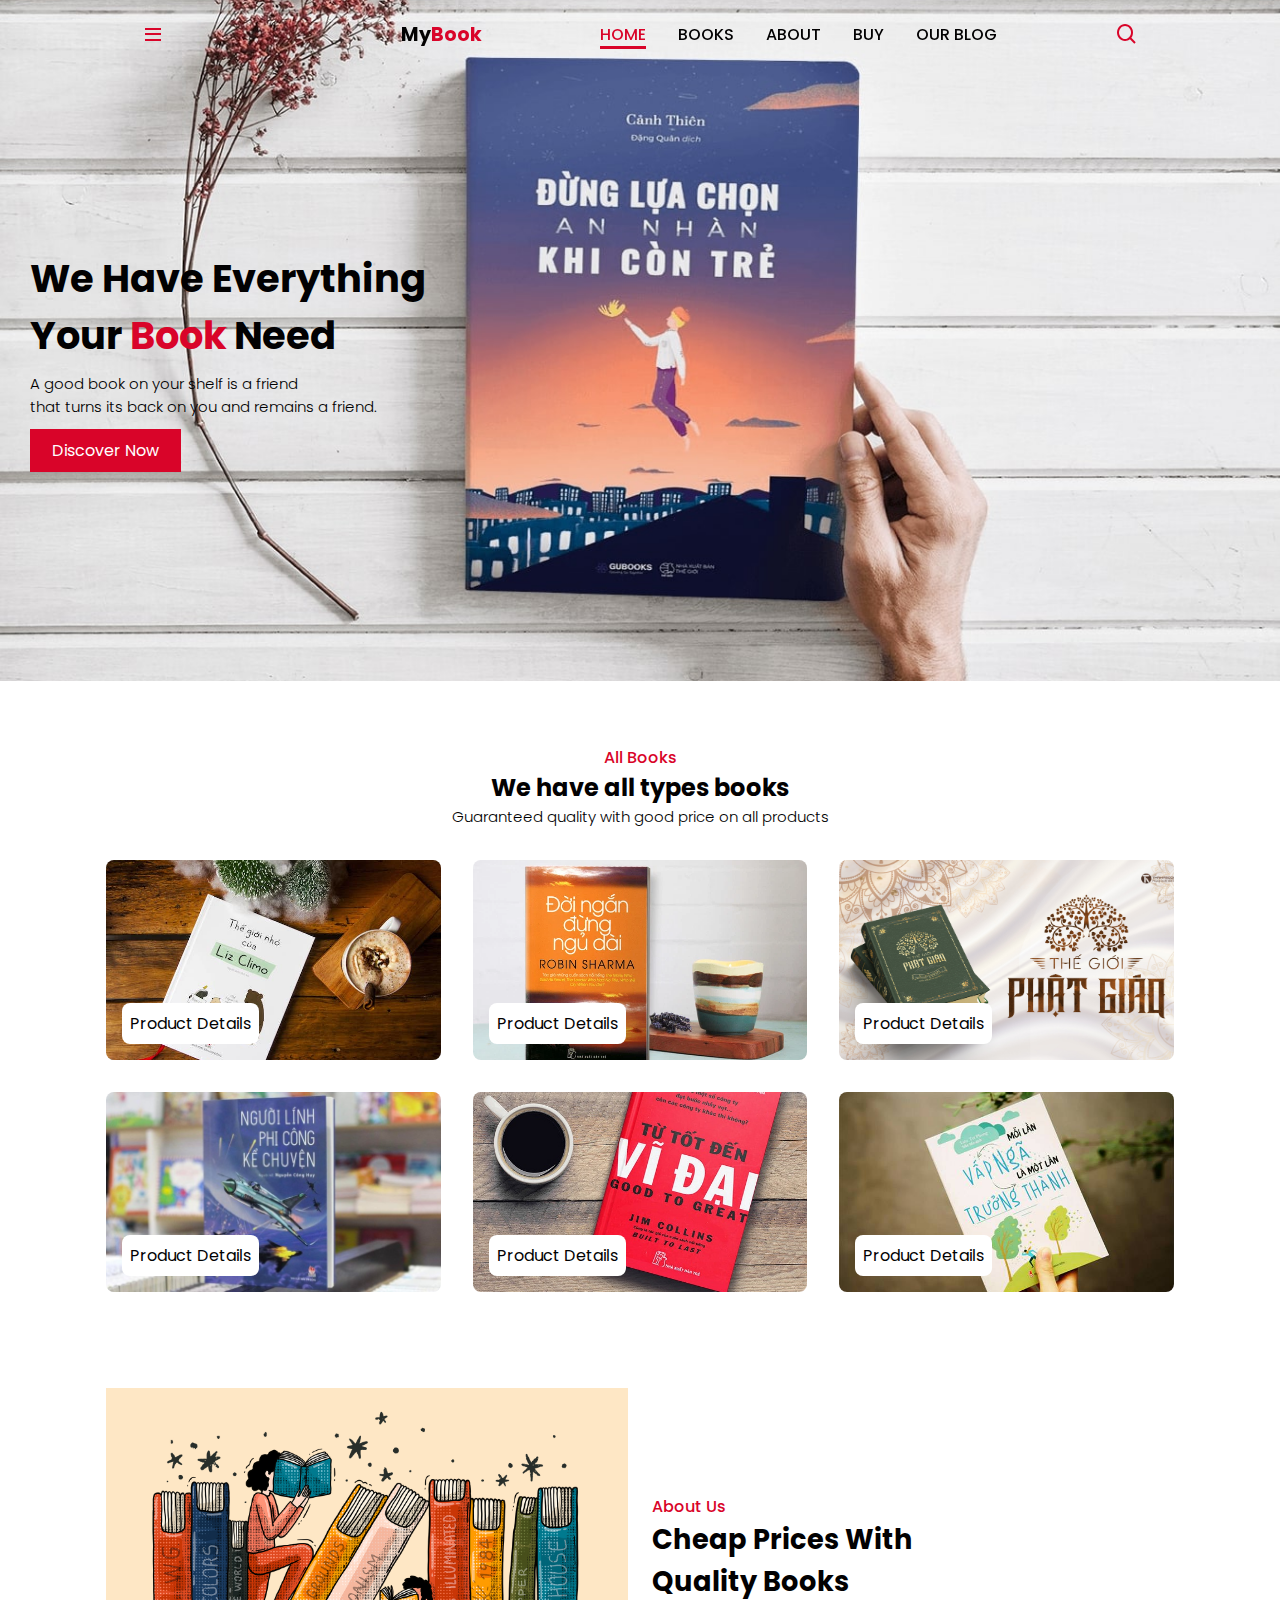
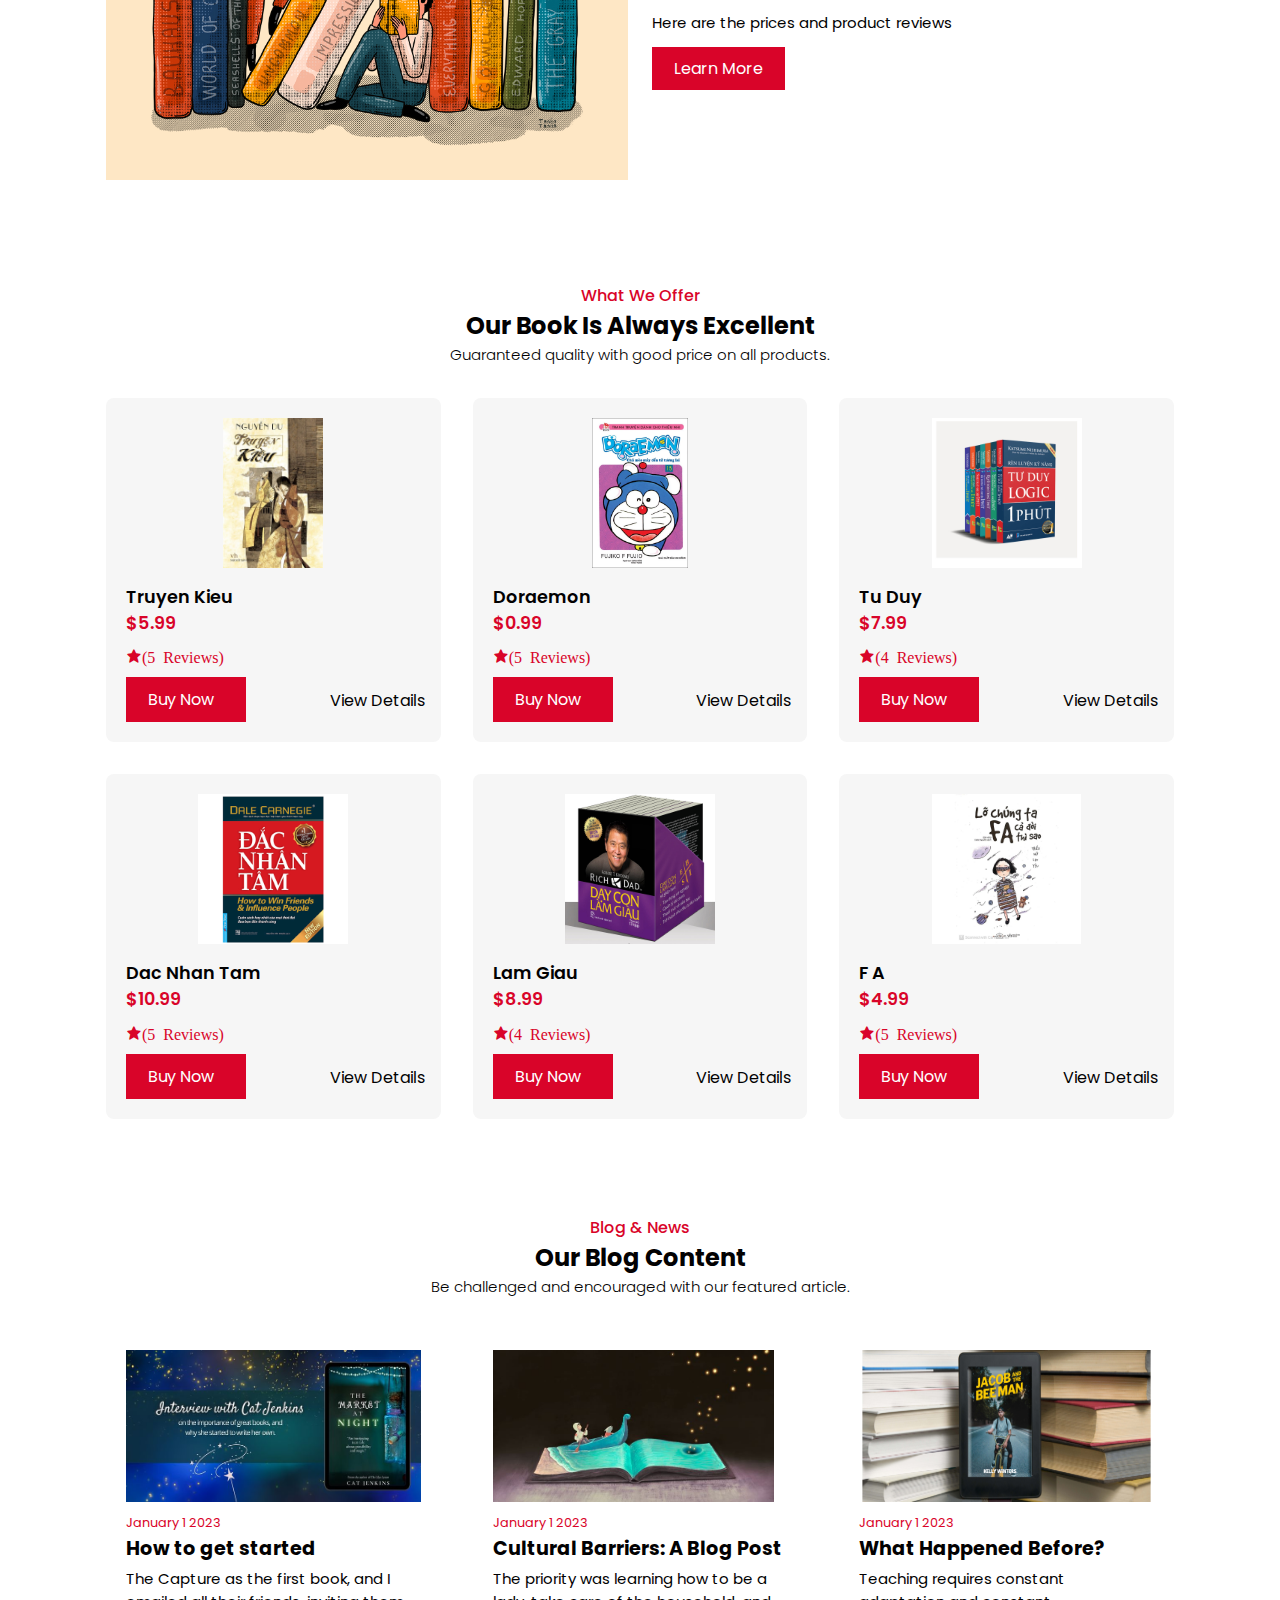
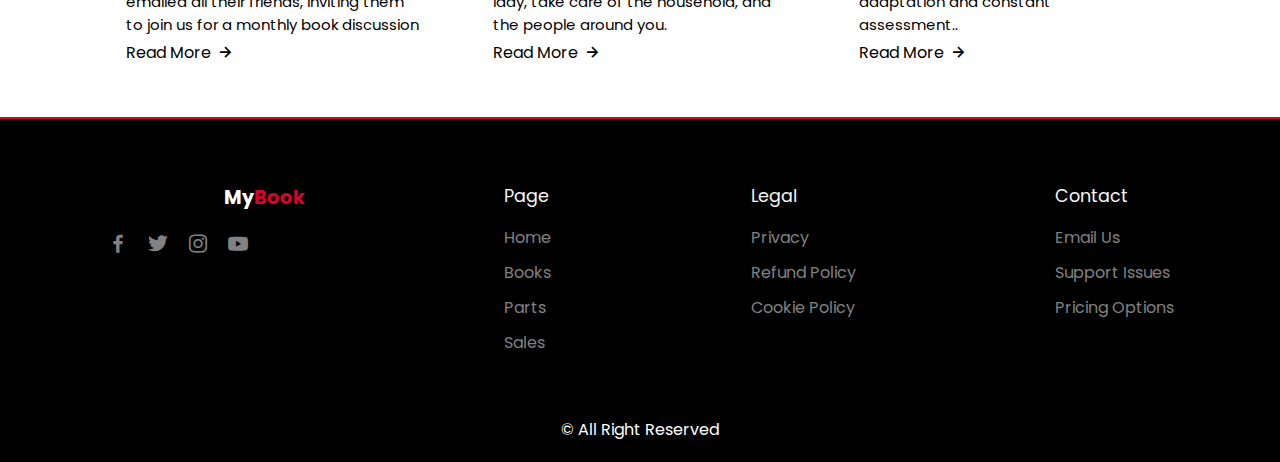
<file: index.html>
<!DOCTYPE html>
<html lang="en">
<head>
    <meta charset="UTF-8">
    <meta http-equiv="X-UA-Compatible" content="IE=edge">
    <meta name="viewport" content="width=device-width, initial-scale=1.0">
    <title>ban oto</title>
    <!-- Link To CSS -->
    <link rel="stylesheet" href="style.css">
    <!-- Box Icons -->
    <link href='https://unpkg.com/boxicons@2.0.9/css/boxicons.min.css' rel='stylesheet'>
</head>
<body>
    <!-- Navbar -->
    <header>
        <!-- Nav Container -->
        <div class="nav container">
            <!-- Menu Icon -->
            <i class='bx bx-menu' id="menu-icon"></i>
            <!-- Logo -->
            <a href="#" class="logo">My<span>Book</span></a>
            <!-- Nav List -->
            <ul class="navbar">
                <li><a href="#home" class="active">Home</a></li>
                <li><a href="#books">Books</a></li>
                <li><a href="#about">About</a></li>
                <li><a href="#buy">Buy</a></li>
                <li><a href="#blog">Our Blog</a></li>
            </ul>
            <!-- Search Icon -->
            <i class='bx bx-search' id="search-icon" ></i>
            </div>
        </div>
    </header>
    <!-- Home -->
    <section class="home" id="home">
        <div class="home-text">
            <h1>We Have Everything <br>Your <span>Book</span> Need</h1>
            <p> A good book on your shelf is a friend <br>that turns its back on you and remains a friend.</p>
            <!-- Home BUtton -->
            <a href="#" class="btn">Discover Now</a>
        </div>
    </section>
    <!-- Cars Section -->
    <section class="books" id="books">
        <div class="heading">
            <span>All Books</span>
            <h2>We have all types books</h2>
            <p>Guaranteed quality with good price on all products</p>
        </div>
        <!-- Cars Container -->
        <div class="books-container container">
            <!-- Box 1 -->
            <div class="box">
                <img src="./img/books-part1.jpg" alt="">
                <h2>Product Details</h2>
            </div>
            <!-- Box 2 -->
            <div class="box">
                <img src="/img/books-part2.jpg" alt="">
                <h2>Product Details</h2>
            </div>
            <!-- Box 3 -->
            <div class="box">
                <img src="/img/books-part3.jpg" alt="">
                <h2>Product Details</h2>
            </div>
            <!-- Box 4 -->
            <div class="box">
                <img src="/img/books-part4.jpg" alt="">
                <h2>Product Details</h2>
            </div>
            <!-- Box 5 -->
            <div class="box">
                <img src="/img/books-part5.jpg" alt="">
                <h2>Product Details</h2>
            </div>
            <!-- Box 6 -->
            <div class="box">
                <img src="/img/books-part6.jpg" alt="">
                <h2>Product Details</h2>
            </div>
        </div>
    </section>
    <!-- About -->
    <section class="about container" id="about">
        <div class="about-img">
            <img src="./img/Trang CHủ.jpg" alt="">
        </div>
        <div class="about-text">
            <span>About Us</span>
            <h2>Cheap Prices With <br>Quality Books</h2>
            <p>Here are the prices and product reviews</p>
            <!-- About Button -->
            <a href="#" class="btn">Learn More</a>
        </div>
    </section>
    <!-- Parts Section -->
    <section class="buy" id="buy">
        <div class="heading">
            <span>What We Offer</span>
            <h2>Our Book Is Always Excellent</h2>
            <p>Guaranteed quality with good price on all products.</p>
        </div>
        <!-- Parts Container -->
        <div class="buy-container container">
            <!-- Box 1 -->
            <div class="box">
                <img src="./img/120k.jpg" alt="">
                <h3>Truyen Kieu</h3>
                <span>$5.99</span>
                <i class='bx bxs-star'>(5 Reviews)</i>
                <a href="#" class="btn">Buy Now</a>
                <a href="#" class="details">View Details</a>
            </div>
            <!-- Box 2 -->
            <div class="box">
                <img src="./img/20k.webp" alt="">
                <h3>Doraemon</h3>
                <span>$0.99</span>
                <i class='bx bxs-star'>(5 Reviews)</i>
                <a href="#" class="btn">Buy Now</a>
                <a href="#" class="details">View Details</a>
            </div>
            <!-- Box 3 -->
            <div class="box">
                <img src="./img/399k.jpg" alt="">
                <h3>Tu Duy</h3>
                <span>$7.99</span>
                <i class='bx bxs-star'>(4 Reviews)</i>
                <a href="#" class="btn">Buy Now</a>
                <a href="#" class="details">View Details</a>
            </div>
            <!-- Box 4 -->
            <div class="box">
                <img src="./img/498K.jpg" alt="">
                <h3>Dac Nhan Tam</h3>
                <span>$10.99</span>
                <i class='bx bxs-star'>(5 Reviews)</i>
                <a href="#" class="btn">Buy Now</a>
                <a href="#" class="details">View Details</a>
            </div>
            <!-- Box 5 -->
            <div class="box">
                <img src="./img/698k.jpg" alt="">
                <h3>Lam Giau</h3>
                <span>$8.99</span>
                <i class='bx bxs-star'>(4 Reviews)</i>
                <a href="#" class="btn">Buy Now</a>
                <a href="#" class="details">View Details</a>
            </div>
            <!-- Box 6 -->
            <div class="box">
                <img src="./img/69k.jpg" alt="">
                <h3>F A</h3>
                <span>$4.99</span>
                <i class='bx bxs-star'>(5 Reviews)</i>
                <a href="#" class="btn">Buy Now</a>
                <a href="#" class="details">View Details</a>
            </div>
        </div>
    </section>
    <!-- Blog Container -->
    <section class="blog" id="blog">
        <div class="heading">
            <span>Blog & News</span>
            <h2>Our Blog Content</h2>
            <p>Be challenged and encouraged with our featured article.</p>
        </div>
        <!-- Blog Container -->
        <div class="blog-container container">
            <!-- Box 1 -->
            <div class="box">
                <img src="./img/Blog_4.jpg" alt="">
                <span>January 1 2023</span>
                <h3>How to get started</h3>
                <p>The Capture as the first book, and I emailed all their friends, inviting them to join us for a monthly book discussion</p>
                <a href="#" class="blog-btn">Read More<i class='bx bx-right-arrow-alt' ></i></a>
            </div>
            <!-- Box 2 -->
            <div class="box">
                <img src="./img/Bog_1.jpg" alt="">
                <span>January 1 2023</span>
                <h3>Cultural Barriers: A Blog Post</h3>
                <p>The priority was learning how to be a lady, take care of the household, and the people around you.</p>
                <a href="#" class="blog-btn">Read More<i class='bx bx-right-arrow-alt' ></i></a>
            </div>
            <!-- Box 3 -->
            <div class="box">
                <img src="./img/Blog_3.jpg" alt="">
                <span>January 1 2023</span>
                <h3>What Happened Before?</h3>
                <p>Teaching requires constant adaptation and constant assessment..</p>
                <a href="#" class="blog-btn">Read More<i class='bx bx-right-arrow-alt' ></i></a>
            </div>
        </div>
    </section>
    <!-- Footer -->
    <section class="footer">
        <div class="footer-container container">
            <div class="footer-box">
                <a href="#" class="logo">My<span>Book</span></a>
                <div class="social">
                    <a href="https://vi-vn.facebook.com/login/device-based/regular/login/?login_attempt=1"><i class='bx bxl-facebook' ></i></a>
                    <a href="https://twitter.com/i/flow/login?input_flow_data=%7B%22requested_variant%22%3A%22eyJsYW5nIjoidmkifQ%3D%3D%22%7D"><i class='bx bxl-twitter' ></i></a>
                    <a href="https://z-p15.www.instagram.com/accounts/login/?next=/p/CLmYpOFpBPh/&hl=vi"><i class='bx bxl-instagram' ></i></a>
                    <a href="https://www.youtube.com/"><i class='bx bxl-youtube' ></i></a>
                </div>
            </div>
            <div class="footer-box">
                <h3>Page</h3>
                <a href="#">Home</a>
                <a href="#">Books</a>
                <a href="#">Parts</a>
                <a href="#">Sales</a>
            </div>
            <div class="footer-box">
                <h3>Legal</h3>
                <a href="#">Privacy</a>
                <a href="#">Refund Policy</a>
                <a href="#">Cookie Policy</a>
                
            </div>
            <div class="footer-box">
                <h3>Contact</h3>
                <p>Email Us</p>
                <p>Support Issues</p>
                <p>Pricing Options  </p>
            </div>
        </div>
    </section>
    <!-- Copyright -->
    <div class="copyright">
        <p>&#169; All Right Reserved</p>
    </div>
    <!-- Link To Js -->
    <script src="main.js"></script>
</body>
</html>
</file>
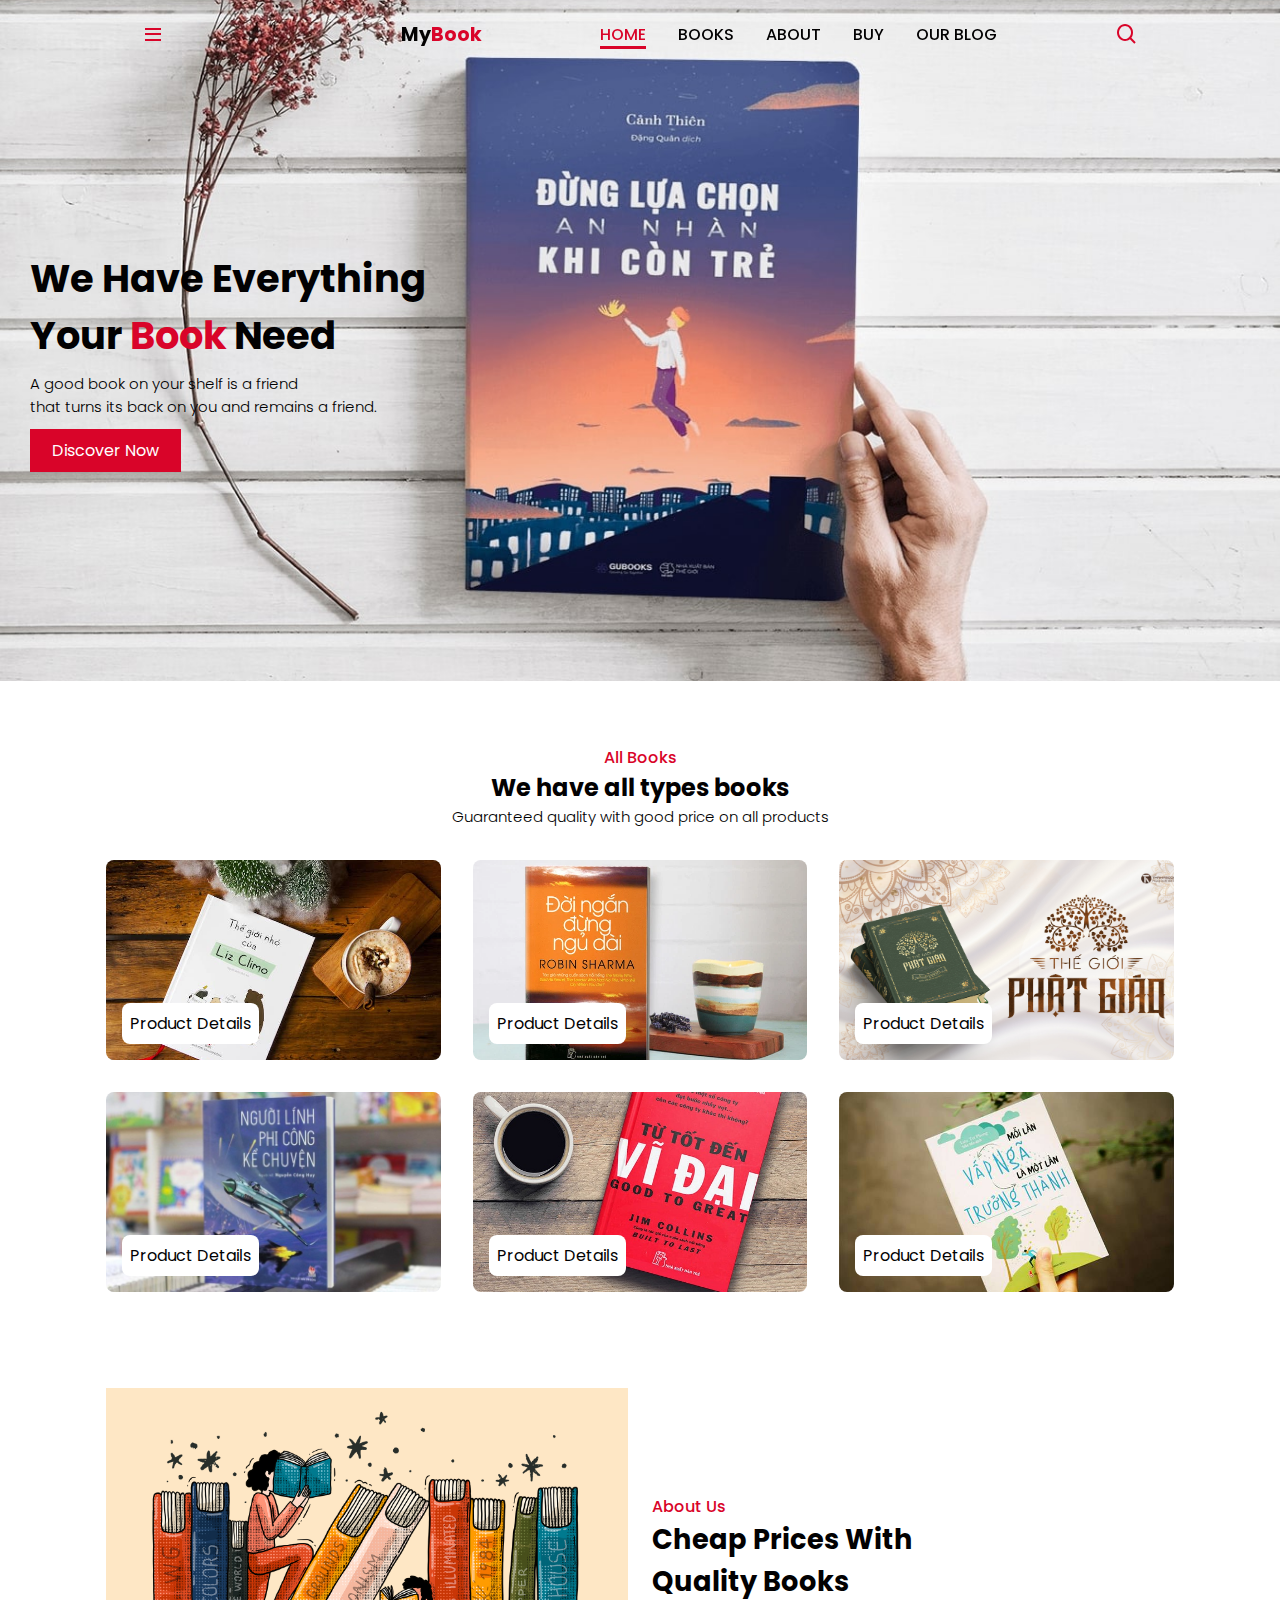
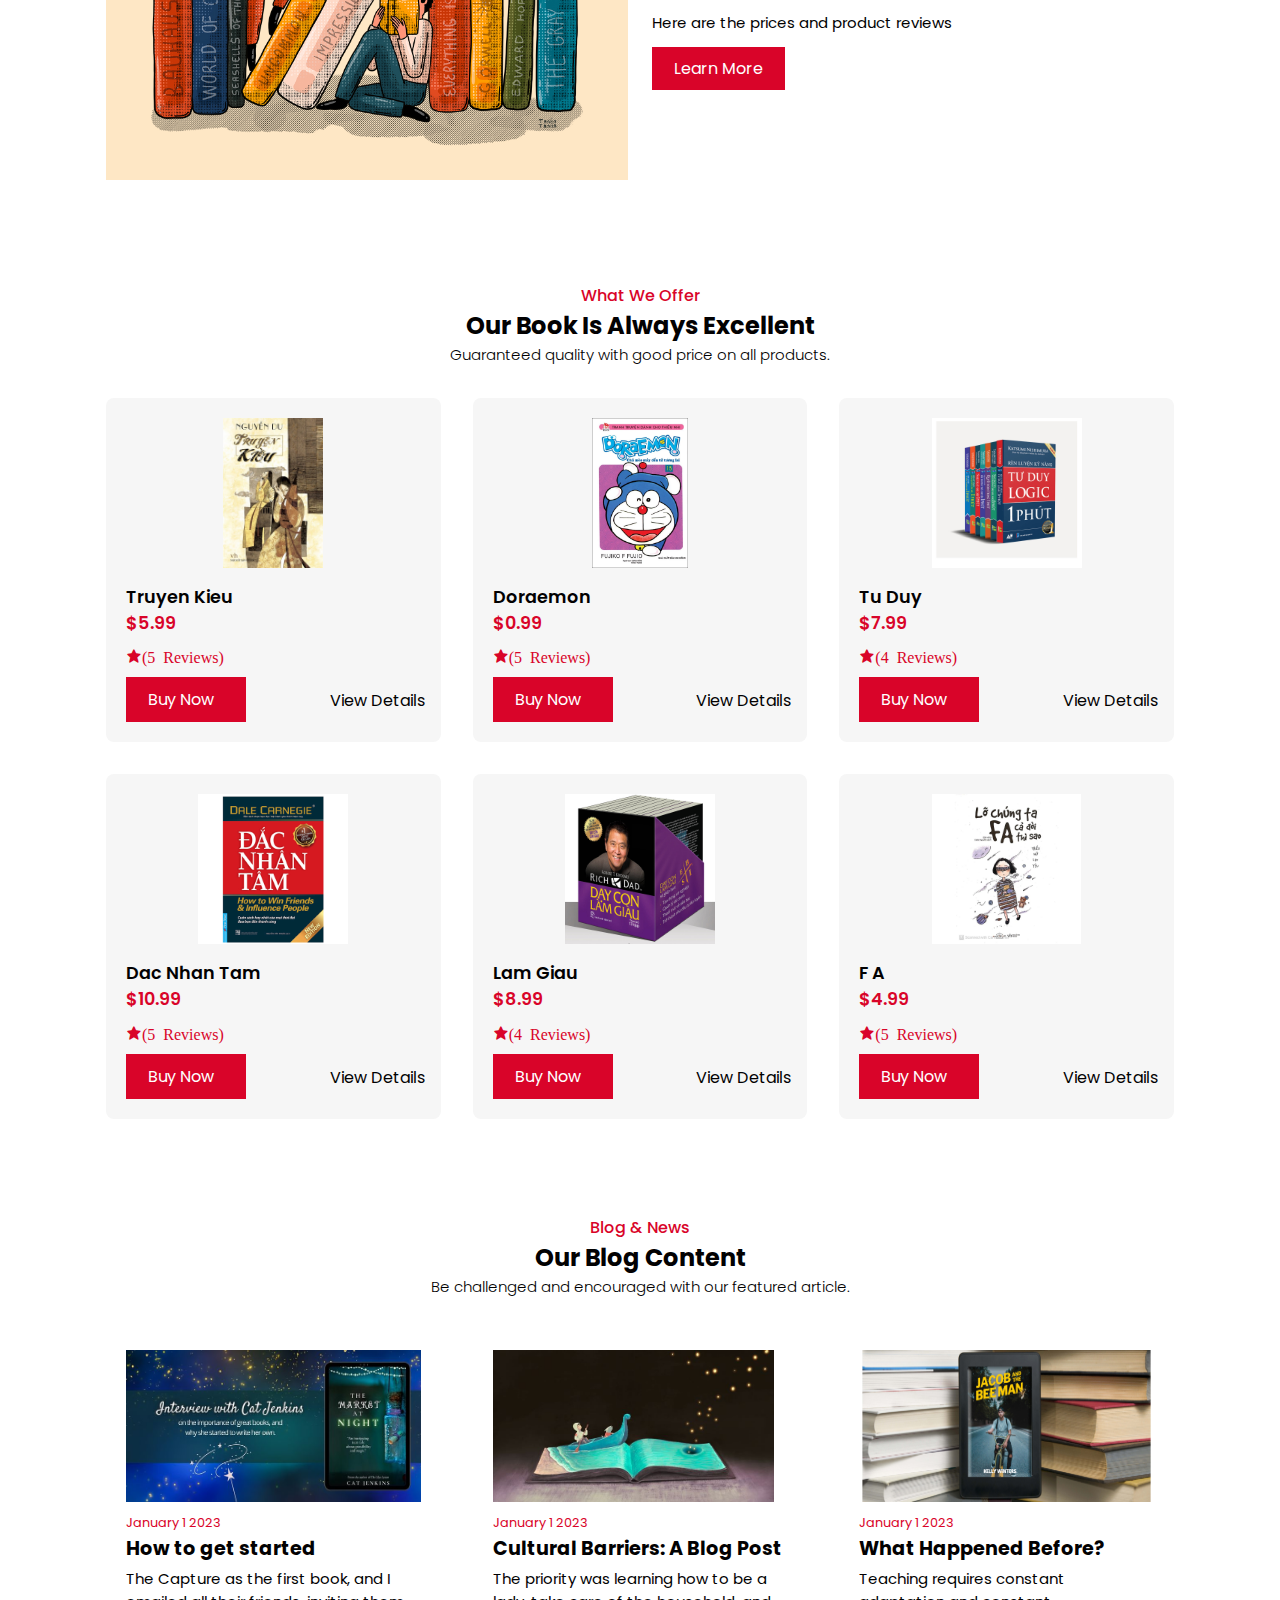
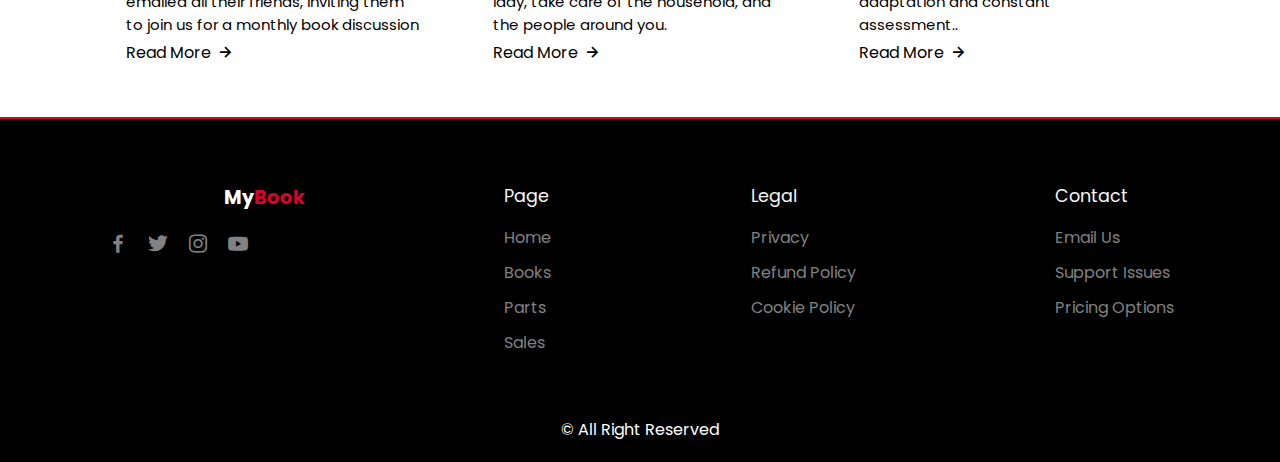
<file: home.html>
<!DOCTYPE html>
<html lang="en">
<head>
    <meta charset="UTF-8">
    <meta http-equiv="X-UA-Compatible" content="IE=edge">
    <meta name="viewport" content="width=device-width, initial-scale=1.0">
    <title>ban oto</title>
    <!-- Link To CSS -->
    <link rel="stylesheet" href="style.css">
    <!-- link Icons -->
    <link href='https://unpkg.com/boxicons@2.0.9/css/boxicons.min.css' rel='stylesheet'>
</head>
<body>
    <!-- Nav -->
    <header>
        <!-- Nav Container -->
        <div class="nav container">
            <i class='bx bx-menu' id="menu-icon"></i>
            <a href="#" class="logo">My<span>Book</span></a>
            <ul class="navbar">
                <li><a href="#home" class="active">Home</a></li>
                <li><a href="#books">Books</a></li>
                <li><a href="#about">About</a></li>
                <li><a href="#buy">Buy</a></li>
                <li><a href="#blog">Our Blog</a></li>
            </ul>
            <!-- Search Icon -->
            <i class='bx bx-search' id="search-icon" ></i>
            </div>
        </div>
    </header>
    <!-- Home -->
    <section class="home" id="home">
        <div class="home-text">
            <h1>We Have Everything <br>Your <span>Book</span> Need</h1>
            <p> A good book on your shelf is a friend <br>that turns its back on you and remains a friend.</p>
            <!-- Home Button -->
            <a href="#" class="btn">Discover Now</a>
        </div>
    </section>
    <!-- Book  -->
    <section class="books" id="books">
        <div class="heading">
            <span>All Books</span>
            <h2>We have all types books</h2>
            <p>Guaranteed quality with good price on all products</p>
        </div>
        <!-- Book Container -->
        <div class="books-container container">
            <!-- Box 1 -->
            <div class="box">
                <img src="./img/books-part1.jpg" alt="">
                <h2>Product Details</h2>
            </div>
            <!-- Box 2 -->
            <div class="box">
                <img src="/img/books-part2.jpg" alt="">
                <h2>Product Details</h2>
            </div>
            <!-- Box 3 -->
            <div class="box">
                <img src="/img/books-part3.jpg" alt="">
                <h2>Product Details</h2>
            </div>
            <!-- Box 4 -->
            <div class="box">
                <img src="/img/books-part4.jpg" alt="">
                <h2>Product Details</h2>
            </div>
            <!-- Box 5 -->
            <div class="box">
                <img src="/img/books-part5.jpg" alt="">
                <h2>Product Details</h2>
            </div>
            <!-- Box 6 -->
            <div class="box">
                <img src="/img/books-part6.jpg" alt="">
                <h2>Product Details</h2>
            </div>
        </div>
    </section>
    <!-- About -->
    <section class="about container" id="about">
        <div class="about-img">
            <img src="./img/Trang CHủ.jpg" alt="">
        </div>
        <div class="about-text">
            <span>About Us</span>
            <h2>Cheap Prices With <br>Quality Books</h2>
            <p>Here are the prices and product reviews</p>
            <!-- About Button -->
            <a href="#" class="btn">Learn More</a>
        </div>
    </section>
    <!--  Buy -->
    <section class="buy" id="buy">
        <div class="heading">
            <span>What We Offer</span>
            <h2>Our Book Is Always Excellent</h2>
            <p>Guaranteed quality with good price on all products.</p>
        </div>
        <!-- Buy Container -->
        <div class="buy-container container">
            <!-- Box 1 -->
            <div class="box">
                <img src="./img/120k.jpg" alt="">
                <h3>Truyen Kieu</h3>
                <span>$5.99</span>
                <i class='bx bxs-star'>(5 Reviews)</i>
                <a href="#" class="btn">Buy Now</a>
                <a href="#" class="details">View Details</a>
            </div>
            <!-- Box 2 -->
            <div class="box">
                <img src="./img/20k.webp" alt="">
                <h3>Doraemon</h3>
                <span>$0.99</span>
                <i class='bx bxs-star'>(5 Reviews)</i>
                <a href="#" class="btn">Buy Now</a>
                <a href="#" class="details">View Details</a>
            </div>
            <!-- Box 3 -->
            <div class="box">
                <img src="./img/399k.jpg" alt="">
                <h3>Tu Duy</h3>
                <span>$7.99</span>
                <i class='bx bxs-star'>(4 Reviews)</i>
                <a href="#" class="btn">Buy Now</a>
                <a href="#" class="details">View Details</a>
            </div>
            <!-- Box 4 -->
            <div class="box">
                <img src="./img/498K.jpg" alt="">
                <h3>Dac Nhan Tam</h3>
                <span>$10.99</span>
                <i class='bx bxs-star'>(5 Reviews)</i>
                <a href="#" class="btn">Buy Now</a>
                <a href="#" class="details">View Details</a>
            </div>
            <!-- Box 5 -->
            <div class="box">
                <img src="./img/698k.jpg" alt="">
                <h3>Lam Giau</h3>
                <span>$8.99</span>
                <i class='bx bxs-star'>(4 Reviews)</i>
                <a href="#" class="btn">Buy Now</a>
                <a href="#" class="details">View Details</a>
            </div>
            <!-- Box 6 -->
            <div class="box">
                <img src="./img/69k.jpg" alt="">
                <h3>F A</h3>
                <span>$4.99</span>
                <i class='bx bxs-star'>(5 Reviews)</i>
                <a href="#" class="btn">Buy Now</a>
                <a href="#" class="details">View Details</a>
            </div>
        </div>
    </section>
    <!-- Blog Container -->
    <section class="blog" id="blog">
        <div class="heading">
            <span>Blog & News</span>
            <h2>Our Blog Content</h2>
            <p>Be challenged and encouraged with our featured article.</p>
        </div>
        <!-- Blog Container -->
        <div class="blog-container container">
            <!-- Box 1 -->
            <div class="box">
                <img src="./img/Blog_4.jpg" alt="">
                <span>January 1 2023</span>
                <h3>How to get started</h3>
                <p>The Capture as the first book, and I emailed all their friends, inviting them to join us for a monthly book discussion</p>
                <a href="#" class="blog-btn">Read More<i class='bx bx-right-arrow-alt' ></i></a>
            </div>
            <!-- Box 2 -->
            <div class="box">
                <img src="./img/Bog_1.jpg" alt="">
                <span>January 1 2023</span>
                <h3>Cultural Barriers: A Blog Post</h3>
                <p>The priority was learning how to be a lady, take care of the household, and the people around you.</p>
                <a href="#" class="blog-btn">Read More<i class='bx bx-right-arrow-alt' ></i></a>
            </div>
            <!-- Box 3 -->
            <div class="box">
                <img src="./img/Blog_3.jpg" alt="">
                <span>January 1 2023</span>
                <h3>What Happened Before?</h3>
                <p>Teaching requires constant adaptation and constant assessment..</p>
                <a href="#" class="blog-btn">Read More<i class='bx bx-right-arrow-alt' ></i></a>
            </div>
        </div>
    </section>
    <!-- Footer -->
    <section class="footer">
        <div class="footer-container container">
            <div class="footer-box">
                <a href="#" class="logo">My<span>Book</span></a>
                <div class="social">
                    <a href="https://vi-vn.facebook.com/login/device-based/regular/login/?login_attempt=1"><i class='bx bxl-facebook' ></i></a>
                    <a href="https://twitter.com/i/flow/login?input_flow_data=%7B%22requested_variant%22%3A%22eyJsYW5nIjoidmkifQ%3D%3D%22%7D"><i class='bx bxl-twitter' ></i></a>
                    <a href="https://z-p15.www.instagram.com/accounts/login/?next=/p/CLmYpOFpBPh/&hl=vi"><i class='bx bxl-instagram' ></i></a>
                    <a href="https://www.youtube.com/"><i class='bx bxl-youtube' ></i></a>
                </div>
            </div>
            <div class="footer-box">
                <h3>Page</h3>
                <a href="#">Home</a>
                <a href="#">Books</a>
                <a href="#">Parts</a>
                <a href="#">Sales</a>
            </div>
            <div class="footer-box">
                <h3>Legal</h3>
                <a href="#">Privacy</a>
                <a href="#">Refund Policy</a>
                <a href="#">Cookie Policy</a>
                
            </div>
            <div class="footer-box">
                <h3>Contact</h3>
                <p>Email Us</p>
                <p>Support Issues</p>
                <p>Pricing Options  </p>
            </div>
        </div>
    </section>
    <!-- Copyright -->
    <div class="copyright">
        <p>&#169; All Right Reserved</p>
    </div>
    <!-- Link To Js -->
    <script src="main.js"></script>
</body>
</html>
</file>
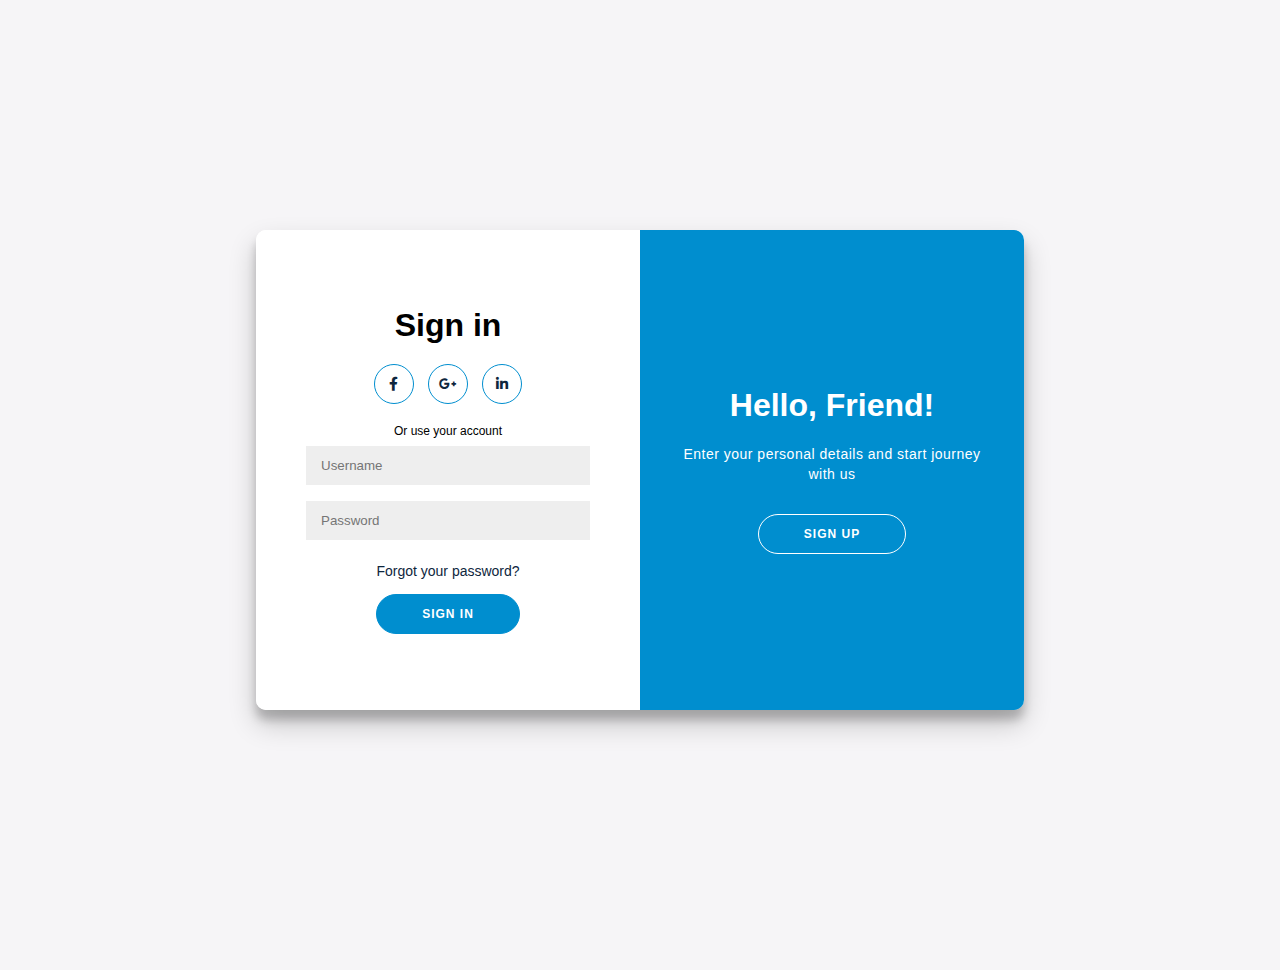
<file: Login/Login.html/Login.html>
<!DOCTYPE html>
<html lang="en">

<head>
    <meta charset="UTF-8">
    <meta http-equiv="X-UA-Compatible" content="IE=edge">
    <meta name="viewport" content="width=device-width, initial-scale=1.0">
    <title>Login</title>
    <link rel="stylesheet" href="https://use.fontawesome.com/releases/v5.8.1/css/all.css">
    <link rel="stylesheet" href="../../Login/CSS/style.css">
</head>

<body>
    <div class="container" id="container">
        <div class="form-container sign-up-container">
            <form action="#">
                <h1>Create Account</h1>
                <div class="social-container">
                    <a href="#" class="social"><i class="fab fa-facebook-f"></i></a>
                    <a href="#" class="social"><i class="fab fa-google-plus-g"></i></a>
                    <a href="#" class="social"><i class="fab fa-linkedin-in"></i></a>
                </div>
                <span>Or use your email for registration</span>
                <input type="text" placeholder="Name" />
                <input type="email" placeholder="Email" />
                <input type="password" placeholder="Password" />
                <button>Sign Up</button>
            </form>
        </div>
        <div class="form-container sign-in-container">
            <form action="#">
                <h1>Sign in</h1>
                <div class="social-container">
                    <a href="#" class="social"><i class="fab fa-facebook-f"></i></a>
                    <a href="#" class="social"><i class="fab fa-google-plus-g"></i></a>
                    <a href="#" class="social"><i class="fab fa-linkedin-in"></i></a>
                </div>
                <span>Or use your account</span>
                <input id="username"  type="text" placeholder="Username" required />
                <input id="password"  type="password" placeholder="Password" required />
                <a href="#">Forgot your password?</a>
                <button type="button" id="login_home">Sign In</button>
            </form>
        </div>
        <div class="overlay-container">
            <div class="overlay">
                <div class="overlay-panel overlay-left">
                    <h1>Welcome Back!</h1>
                    <p>To keep connected with us please login with your personal info</p>
                    <button class="ghost" id="signIn">Sign In</button>
                </div>
                <div class="overlay-panel overlay-right">
                    <h1>Hello, Friend!</h1>
                    <p>Enter your personal details and start journey with us</p>
                    <button class="ghost" id="signUp">Sign Up</button>
                </div>
            </div>
        </div>
    </div>
    <script src="../../Login/JS/main.js"></script>
</body>

</html>
</file>
<file: style.css>
/* Google Fonts */
@import url("https://fonts.googleapis.com/css2?family=Poppins:wght@300;400;500;600;700&display=swap");
* {
  font-family: "Poppins", sans-serif;
  margin: 0;
  padding: 0;
  scroll-padding-top: 1rem;
  scroll-behavior: smooth;
  list-style: none;
  text-decoration: none;
  box-sizing: border-box;
}
/* Variables */
:root {
  --main-color: #d90429;
  --text-color: #020102;
  --bg-color: #fff;
}
/* Custom Scroll Bar */
html::-webkit-scrollbar {
  width: 0.5rem;
  background: transparent;
}
html::-webkit-scrollbar-thumb {
  border-radius: 5rem;
  background: var(--text-color);
}
section {
  padding: 4rem 0 2rem;
}
img {
  max-width: 100%;
}
body {
  color: var(--text-color);
}
.container {
  max-width: 1068px;
  margin-left: auto;
  margin-right: auto;
}
header {
  display: block;
  width: 100%;
  position: fixed;
  top: 0;
  left: 0;
  z-index: 1;
}

header.down {
  background: rgb(219, 221, 196)
  ;
  box-shadow: 7px 2px 13px rgba(183, 135, 242, 0.744);
  transition: 0.5s ease;
}
/* header.down #search-icon {
  color: var(--main-color);
} */
.nav {
  display: flex;
  align-items: center;
  justify-content: space-between;
  padding: 20px 35px;
}

#menu-icon {
  font-size: 24px;
  cursor: pointer;
  color: var(--main-color);
  display: block;
}
.logo {
  margin-left: 118px;
  font-size: 1.2rem;
  font-weight: 700;
  color: var(--text-color);
}
.logo span {
  color: var(--main-color);
}
.navbar {
  display: flex;
  column-gap: 2rem;
}
.navbar a {
  color: var(--text-color);
  font-size: 1rem;
  text-transform: uppercase;
  font-weight: 500;
}
.navbar a:hover,
.navbar .active {
  color: var(--main-color);
  border-bottom: 3px solid var(--main-color);
}
#search-icon {
  font-size: 24px;
  cursor: pointer;
  color: var(--main-color);
}
.home {
  max-width: 1300px;
  margin: auto;
  width: 100%;
  min-height: 681px;
  display: flex;
  align-items: center;
  background: url(./img/Trangchur-3.jpg);
  background-repeat: no-repeat;
  background-size: cover;
  background-position: center left;
}
.home-text {
  padding-left: 30px;
}
.home-text h1 {
  font-size: 2.4rem;
}
.home-text span {
  color: var(--main-color);
}
.home-text p {
  font-size: 0.938rem;
  font-weight: 300;
  margin: 0.5rem 0 1.2rem;
}
.btn {
  padding: 10px 22px;
  background: var(--main-color);
  color: var(--bg-color);
  font-weight: 400;
}
.btn:hover {
  background: #0c7c56;
}
.heading {
  text-align: center;
}
.heading span {
  font-weight: 500;
  color: var(--main-color);
}
.heading p {
  font-size: 0.938rem;
  font-weight: 300;
}
.books-container {
  display: flex;
  flex-wrap: wrap;
  gap: 2rem;
  margin-top: 2rem;
}
.books-container .box {
  flex: 1 1 17rem;
  position: relative;
  height: 200px;
  border-radius: 0.5rem;
  overflow: hidden;
}
.books-container .box img {
  width: 100%;
  height: 100%;
  object-fit: cover;
  overflow: hidden;
  background-image: cover;
}
.books-container .box img:hover {
  transform: scale(1.1);
  transition: 0.5s;
}
.books-container .box h2 {
  position: absolute;
  bottom: 1rem;
  left: 1rem;
  font-weight: 400;
  font-size: 1rem;
  background: var(--bg-color);
  padding: 8px;
  border-radius: 0.5rem;
}
.books-container .box:hover h2 {
  background: var(--main-color);
  color: var(--bg-color);
}
.about {
  display: flex;
  flex-wrap: wrap;
  align-items: center;
  gap: 1.5rem;
}
.about-img {
  flex: 1 1 21rem;
}
.about-text {
  flex: 1 1 21rem;
}
.about-text span {
  font-weight: 500;
  color: var(--main-color);
}
.about-text h2 {
  font-size: 1.7rem;
}
.about-text p {
  font-size: 0.938rem;
  margin: 0.5rem 0 1.4rem;
}
.buy-container {
  display: flex;
  flex-wrap: wrap;
  gap: 2rem;
  margin-top: 2rem;
}
.buy-container .box {
  flex: 1 1 17rem;
  position: relative;
  padding: 20px;
  display: flex;
  flex-direction: column;
  background: #f6f6f6;
  border-radius: 0.5rem;
}
.buy-container .box img {
  width: 100%;
  height: 150px;
  object-fit: contain;
  object-position: center;
  margin-bottom: 1rem;
}
.buy-container .box h3 {
  font-size: 1.1rem;
  font-weight: 600;
}
.buy-container .box span {
  font-size: 1.1rem;
  font-weight: 600;
  color: var(--main-color);
}
.buy-container .box .bx {
  color: var(--main-color);
  margin: 0.8rem 0;
}
.buy-container .box .btn {
  max-width: 120px;
}
.buy-container .box .details {
  display: flex;
  align-items: center;
  position: absolute;
  bottom: 1.8rem;
  right: 1rem;
  font-size: 1rem;
  color: var(--text-color);
}
.buy-container .box .details:hover {
  color: var(--main-color);
  text-decoration: underline;
}
.blog-container {
  display: flex;
  flex-wrap: wrap;
  gap: 2rem;
  margin-top: 2rem;
}
.blog-container .box {
  flex: 1 1 13rem;
  padding: 20px;
}
.blog-container .box:hover {
  background: #1066718e;
}
.blog-container .box span {
  font-size: 0.8rem;
  color: var(--main-color);
}
.blog-container h3 {
  font-size: 1.2rem;
}
.blog-container .box p {
  font-size: 0.938rem;
  margin: 4px 0;
}
.blog-container .box .blog-btn {
  display: flex;
  align-items: center;
  column-gap: 4px;
  color: var(--text-color);
}
.blog-container .box .blog-btn .bx {
  font-size: 20px;
}
.blog-container .box .blog-btn:hover {
  color: var(--main-color);
  column-gap: 0.7rem;
  transition: 0.4s;
}
.blog-container .box img{
  height: 152px;
}
.footer {
  background: var(--text-color);
  color: #f6f6f6;
  border-top: 2px solid var(--main-color);
}
.footer-container {
  display: flex;
  justify-content: space-between;
  gap: 1rem;
}
.footer-container .logo {
  color: var(--bg-color);
  margin-bottom: 1rem;
}
.footer-container .footer-box {
  display: flex;
  flex-direction: column;
}
.social {
  display: flex;
  align-items: center;
}
.social a {
  font-size: 24px;
  color: var(--bg-color);
  margin-right: 1rem;
}
.social a:hover {
  color: var(--main-color);
}
.footer-box h3 {
  font-size: 1.1rem;
  font-weight: 400;
  margin-bottom: 1rem;
}
.footer-box a,
.footer-box p {
  color: #818181;
  margin-bottom: 10px;
}
.footer-box a:hover {
  color: var(--main-color);
}
.copyright {
  padding: 20px;
  text-align: center;
  color: var(--bg-color);
  background: var(--text-color);
}
</file>
<file: Login/CSS/style.css>
* {
    box-sizing: border-box;
}

body {
    font-family: 'Montserrat', sans-serif;
    background: #f6f5f7;
    display: flex;
    flex-direction: column;
    justify-content: center;
    align-items: center;
    height: 100vh;
    margin: -20px 0 50px;
		margin-top: 20px;
}

h1 {
    font-weight: bold;
    margin: 0;
}

p {
    font-size: 14px;
    font-weight: 100;
    line-height: 20px;
    letter-spacing: .5px;
    margin: 20px 0 30px;
}

span {
    font-size: 12px;
}

a {
    color: #0e263d;
    font-size: 14px;
    text-decoration: none;
    margin: 15px 0;
}

.container {
    background: #fff;
    border-radius: 10px;
    box-shadow: 0 14px 28px rgba(0, 0, 0, .2), 0 10px 10px rgba(0, 0, 0, .2);
    position: relative;
    overflow: hidden;
    width: 768px;
    max-width: 100%;
    min-height: 480px;
}

.form-container form {
    background: #fff;
    display: flex;
    flex-direction: column;
    padding:  0 50px;
    height: 100%;
    justify-content: center;
    align-items: center;
    text-align: center;
}

.social-container {
    margin: 20px 0;
}

.social-container a {
    border: 1px solid #008ecf;
    border-radius: 50%;
    display: inline-flex;
    justify-content: center;
    align-items: center;
    margin: 0 5px;
    height: 40px;
    width: 40px;
}

.form-container input {
    background: #eee;
    border: none;
    padding: 12px 15px;
    margin: 8px 0;
    width: 100%;
}

button {
    border-radius: 20px;
    border: 1px solid #008ecf;
    background: #008ecf;
    color: #fff;
    font-size: 12px;
    font-weight: bold;
    padding: 12px 45px;
    letter-spacing: 1px;
    text-transform: uppercase;
    transition: transform 80ms ease-in;
}

button:active {
    transform: scale(.95);
}

button:focus {
    outline: none;
}

button.ghost {
    background: transparent;
    border-color: #fff;
}

.form-container {
    position: absolute;
    top: 0;
    height: 100%;
    transition: all .6s ease-in-out;
}

.sign-in-container {
    left: 0;
    width: 50%;
    z-index: 2;
}

.sign-up-container {
    left: 0;
    width: 50%;
    z-index: 1;
    opacity: 0;
}

.overlay-container {
    position: absolute;
    top: 0;
    left: 50%;
    width: 50%;
    height: 100%;
    overflow: hidden;
    transition: transform .6s ease-in-out;
    z-index: 100;
}

.overlay {
    background: #ff416c;
    background: linear-gradient(to right, #008ecf, #008ecf) no-repeat 0 0 / cover;
    color: #fff;
    position: relative;
    left: -100%;
    height: 100%;
    width: 200%;
    transform: translateY(0);
    transition: transform .6s ease-in-out;
}

.overlay-panel {
    position: absolute;
    top: 0;
    display: flex;
    flex-direction: column;
    justify-content: center;
    align-items: center;
    padding: 0 40px;
    height: 100%;
    width: 50%;
    text-align: center;
    transform: translateY(0);
    transition: transform .6s ease-in-out;
}

.overlay-right {
    right: 0;
    transform: translateY(0);
}

.overlay-left {
    transform: translateY(-20%);
}

/* Move signin to right */
.container.right-panel-active .sign-in-container {
    transform: translateY(100%);
}

/* Move overlay to left */
.container.right-panel-active .overlay-container {
    transform: translateX(-100%);
}

/* Bring signup over signin */
.container.right-panel-active .sign-up-container {
    transform: translateX(100%);
    opacity: 1;
    z-index: 5;
}

/* Move overlay back to right */
.container.right-panel-active .overlay {
    transform: translateX(50%);
}

/* Bring back the text to center */
.container.right-panel-active .overlay-left {
    transform: translateY(0);
}

/* Same effect for right */
.container.right-panel-active .overlay-right {
    transform: translateY(20%);
}
</file>
